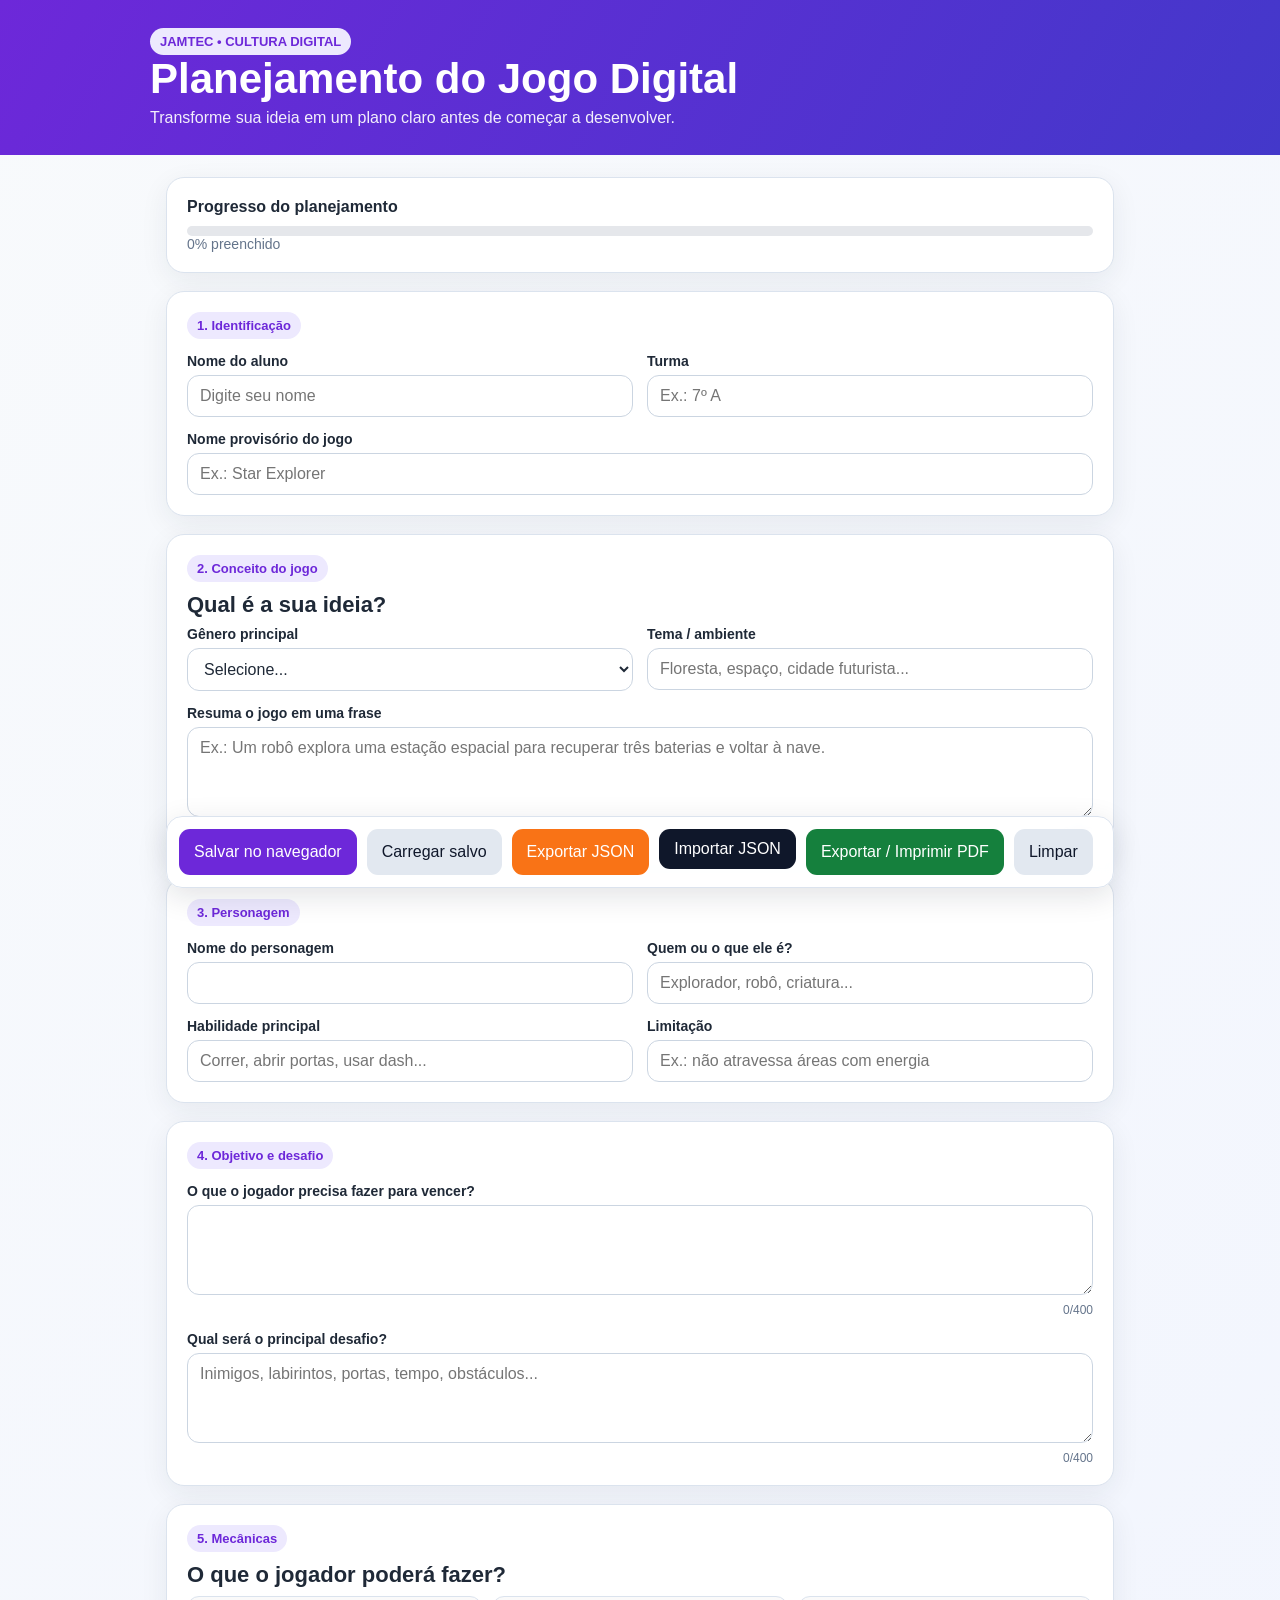
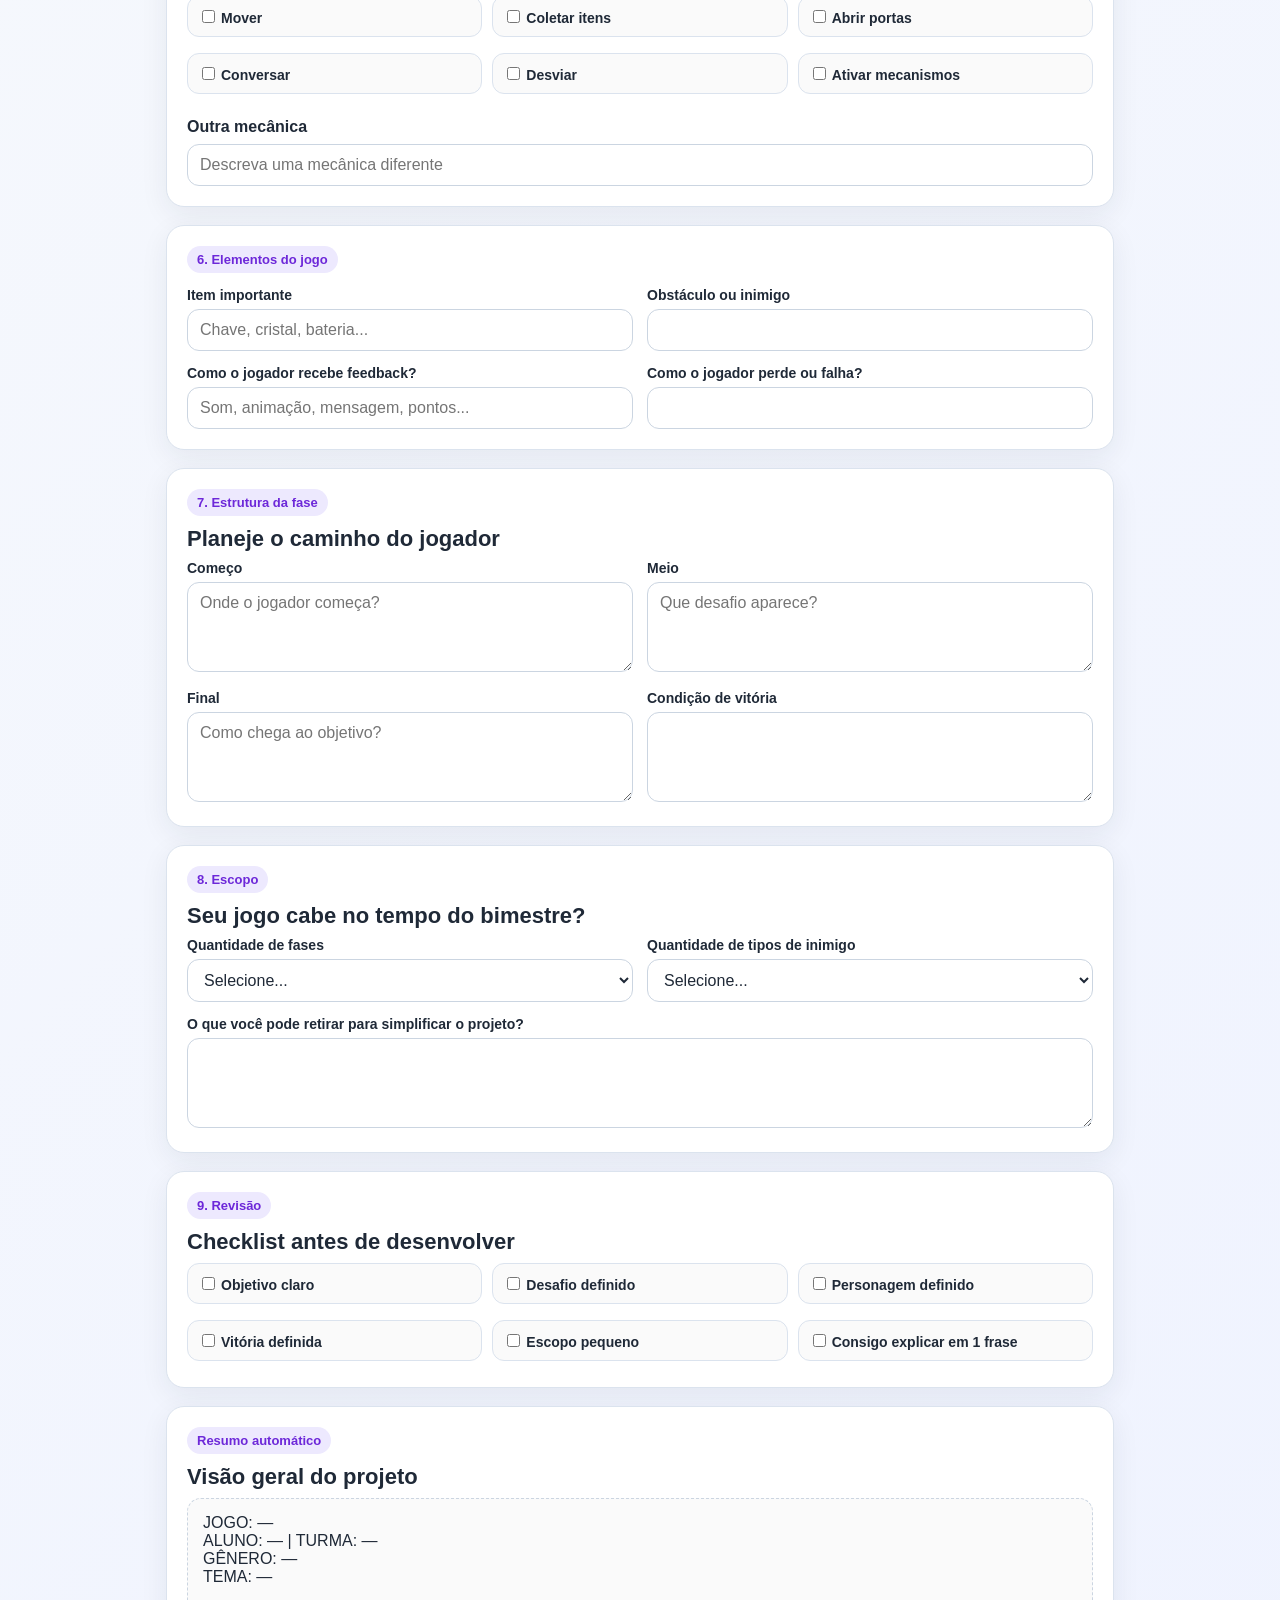
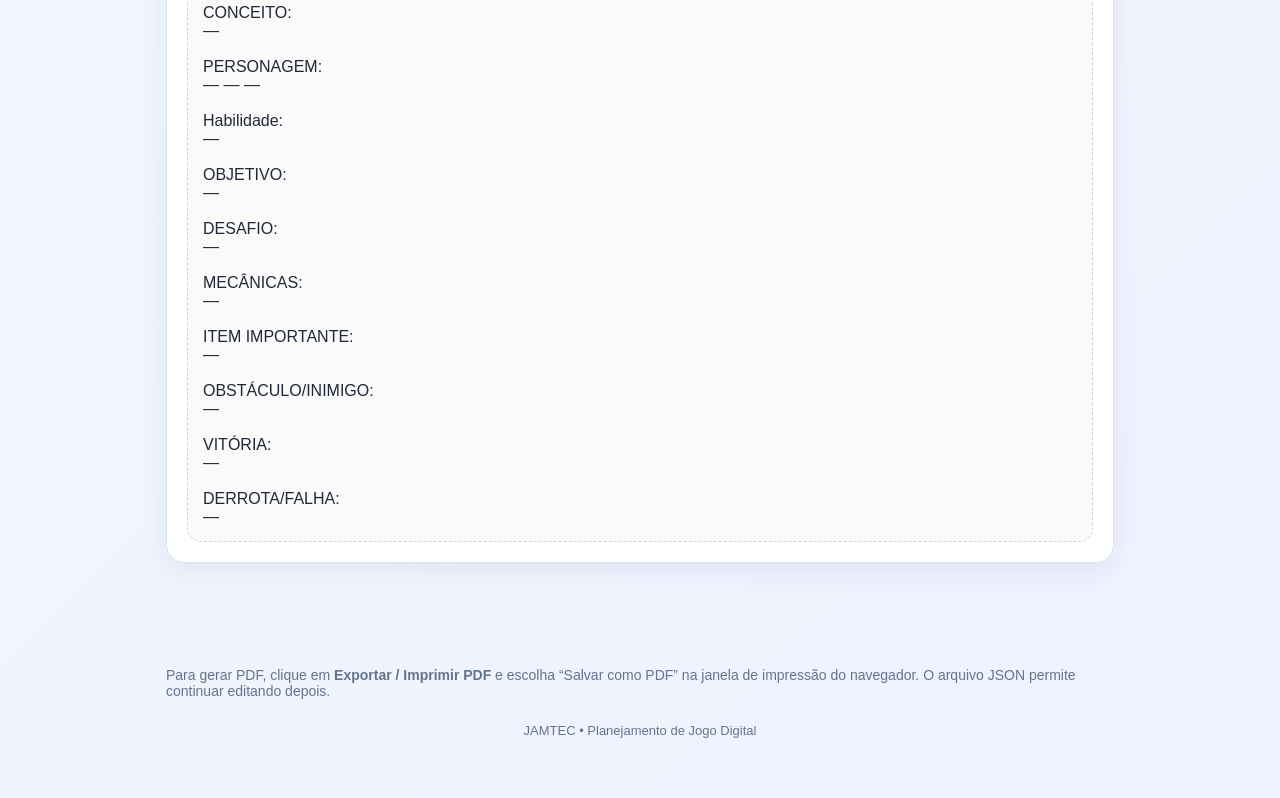
<file: index.html>
<!doctype html>
<html lang="pt-BR">
<head>
<meta charset="utf-8">
<meta name="viewport" content="width=device-width,initial-scale=1">
<title>JAMTEC — Planejamento do Jogo Digital</title>
<link rel="stylesheet" href="style.css">
</head>
<body>
<header>
 <div class="wrap">
   <div class="badge">JAMTEC • CULTURA DIGITAL</div>
   <h1>Planejamento do Jogo Digital</h1>
   <p>Transforme sua ideia em um plano claro antes de começar a desenvolver.</p>
 </div>
</header>

<main class="wrap">
 <div class="card progress-wrap">
   <strong>Progresso do planejamento</strong>
   <div class="progress" style="margin-top:10px"><div id="bar"></div></div>
   <div class="note" id="progressText">0% preenchido</div>
 </div>

 <section class="card">
   <span class="badge">1. Identificação</span>
   <div class="grid" style="margin-top:14px">
     <div><label>Nome do aluno</label><input data-field="aluno" placeholder="Digite seu nome"></div>
     <div><label>Turma</label><input data-field="turma" placeholder="Ex.: 7º A"></div>
     <div class="full"><label>Nome provisório do jogo</label><input data-field="titulo" placeholder="Ex.: Star Explorer"></div>
   </div>
 </section>

 <section class="card">
   <span class="badge">2. Conceito do jogo</span>
   <h2>Qual é a sua ideia?</h2>
   <div class="grid">
     <div>
       <label>Gênero principal</label>
       <select data-field="genero">
         <option value="">Selecione...</option>
         <option>Aventura Top-Down</option><option>Plataforma</option><option>Puzzle</option>
         <option>Corrida</option><option>Arcade</option><option>Outro</option>
       </select>
     </div>
     <div>
       <label>Tema / ambiente</label>
       <input data-field="tema" placeholder="Floresta, espaço, cidade futurista...">
     </div>
     <div class="full">
       <label>Resuma o jogo em uma frase</label>
       <textarea data-field="resumo" maxlength="300" placeholder="Ex.: Um robô explora uma estação espacial para recuperar três baterias e voltar à nave."></textarea>
       <div class="counter"><span data-count="resumo">0</span>/300</div>
     </div>
   </div>
 </section>

 <section class="card">
   <span class="badge">3. Personagem</span>
   <div class="grid" style="margin-top:14px">
     <div><label>Nome do personagem</label><input data-field="personagem"></div>
     <div><label>Quem ou o que ele é?</label><input data-field="tipo_personagem" placeholder="Explorador, robô, criatura..."></div>
     <div><label>Habilidade principal</label><input data-field="habilidade" placeholder="Correr, abrir portas, usar dash..."></div>
     <div><label>Limitação</label><input data-field="limitacao" placeholder="Ex.: não atravessa áreas com energia"></div>
   </div>
 </section>

 <section class="card">
   <span class="badge">4. Objetivo e desafio</span>
   <div class="grid" style="margin-top:14px">
     <div class="full">
       <label>O que o jogador precisa fazer para vencer?</label>
       <textarea data-field="objetivo" maxlength="400"></textarea>
       <div class="counter"><span data-count="objetivo">0</span>/400</div>
     </div>
     <div class="full">
       <label>Qual será o principal desafio?</label>
       <textarea data-field="desafio" maxlength="400" placeholder="Inimigos, labirintos, portas, tempo, obstáculos..."></textarea>
       <div class="counter"><span data-count="desafio">0</span>/400</div>
     </div>
   </div>
 </section>

 <section class="card">
   <span class="badge">5. Mecânicas</span>
   <h2>O que o jogador poderá fazer?</h2>
   <div class="options" data-field-group="mecanicas">
     <label class="choice"><input type="checkbox" value="Mover">Mover</label>
     <label class="choice"><input type="checkbox" value="Coletar itens">Coletar itens</label>
     <label class="choice"><input type="checkbox" value="Abrir portas">Abrir portas</label>
     <label class="choice"><input type="checkbox" value="Conversar">Conversar</label>
     <label class="choice"><input type="checkbox" value="Desviar">Desviar</label>
     <label class="choice"><input type="checkbox" value="Ativar mecanismos">Ativar mecanismos</label>
   </div>
   <h3>Outra mecânica</h3>
   <input data-field="mecanica_extra" placeholder="Descreva uma mecânica diferente">
 </section>

 <section class="card">
   <span class="badge">6. Elementos do jogo</span>
   <div class="grid" style="margin-top:14px">
     <div><label>Item importante</label><input data-field="item" placeholder="Chave, cristal, bateria..."></div>
     <div><label>Obstáculo ou inimigo</label><input data-field="obstaculo"></div>
     <div><label>Como o jogador recebe feedback?</label><input data-field="feedback" placeholder="Som, animação, mensagem, pontos..."></div>
     <div><label>Como o jogador perde ou falha?</label><input data-field="derrota"></div>
   </div>
 </section>

 <section class="card">
   <span class="badge">7. Estrutura da fase</span>
   <h2>Planeje o caminho do jogador</h2>
   <div class="grid">
     <div><label>Começo</label><textarea data-field="inicio" placeholder="Onde o jogador começa?"></textarea></div>
     <div><label>Meio</label><textarea data-field="meio" placeholder="Que desafio aparece?"></textarea></div>
     <div><label>Final</label><textarea data-field="final" placeholder="Como chega ao objetivo?"></textarea></div>
     <div><label>Condição de vitória</label><textarea data-field="vitoria"></textarea></div>
   </div>
 </section>

 <section class="card">
   <span class="badge">8. Escopo</span>
   <h2>Seu jogo cabe no tempo do bimestre?</h2>
   <div class="grid">
     <div>
       <label>Quantidade de fases</label>
       <select data-field="fases"><option value="">Selecione...</option><option>1</option><option>2</option><option>3</option></select>
     </div>
     <div>
       <label>Quantidade de tipos de inimigo</label>
       <select data-field="inimigos"><option value="">Selecione...</option><option>0</option><option>1</option><option>2</option><option>3</option></select>
     </div>
     <div class="full">
       <label>O que você pode retirar para simplificar o projeto?</label>
       <textarea data-field="simplificar"></textarea>
     </div>
   </div>
 </section>

 <section class="card">
   <span class="badge">9. Revisão</span>
   <h2>Checklist antes de desenvolver</h2>
   <div class="options" data-field-group="checklist">
     <label class="choice"><input type="checkbox" value="Objetivo claro">Objetivo claro</label>
     <label class="choice"><input type="checkbox" value="Desafio definido">Desafio definido</label>
     <label class="choice"><input type="checkbox" value="Personagem definido">Personagem definido</label>
     <label class="choice"><input type="checkbox" value="Vitória definida">Vitória definida</label>
     <label class="choice"><input type="checkbox" value="Escopo pequeno">Escopo pequeno</label>
     <label class="choice"><input type="checkbox" value="Ideia explicável">Consigo explicar em 1 frase</label>
   </div>
 </section>

 <section class="card">
   <span class="badge">Resumo automático</span>
   <h2>Visão geral do projeto</h2>
   <div id="preview" class="preview">Preencha os campos acima para gerar o resumo.</div>
 </section>

 <div class="actions">
   <button class="primary" onclick="saveLocal()">Salvar no navegador</button>
   <button class="secondary" onclick="loadLocal()">Carregar salvo</button>
   <button class="accent" onclick="exportJSON()">Exportar JSON</button>
   <label class="filebtn">Importar JSON<input id="importFile" type="file" accept=".json,application/json"></label>
   <button class="success" onclick="window.print()">Exportar / Imprimir PDF</button>
   <button class="secondary" onclick="clearForm()">Limpar</button>
 </div>

 <p class="note screen-only">Para gerar PDF, clique em <strong>Exportar / Imprimir PDF</strong> e escolha “Salvar como PDF” na janela de impressão do navegador. O arquivo JSON permite continuar editando depois.</p>
 <footer>JAMTEC • Planejamento de Jogo Digital</footer>
</main>

<script src="script.js"></script>
</body>
</html>
</file>
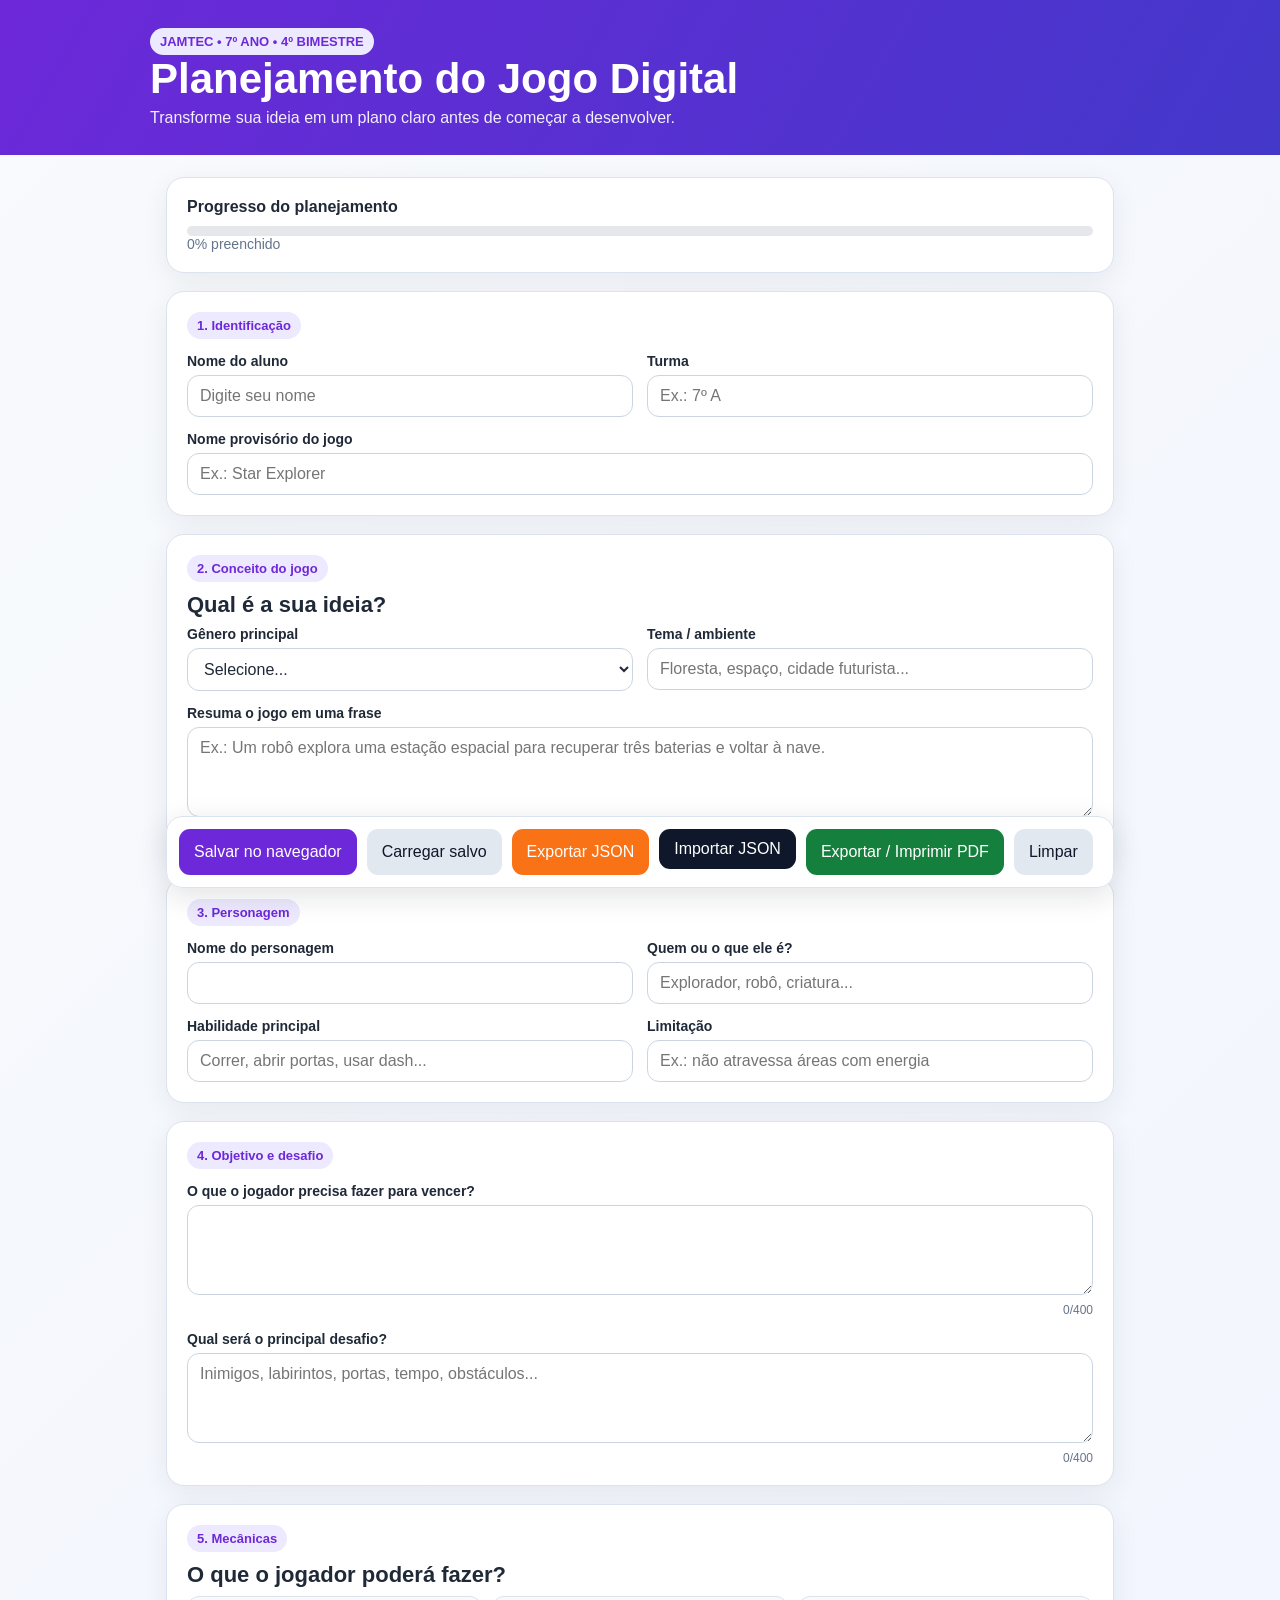
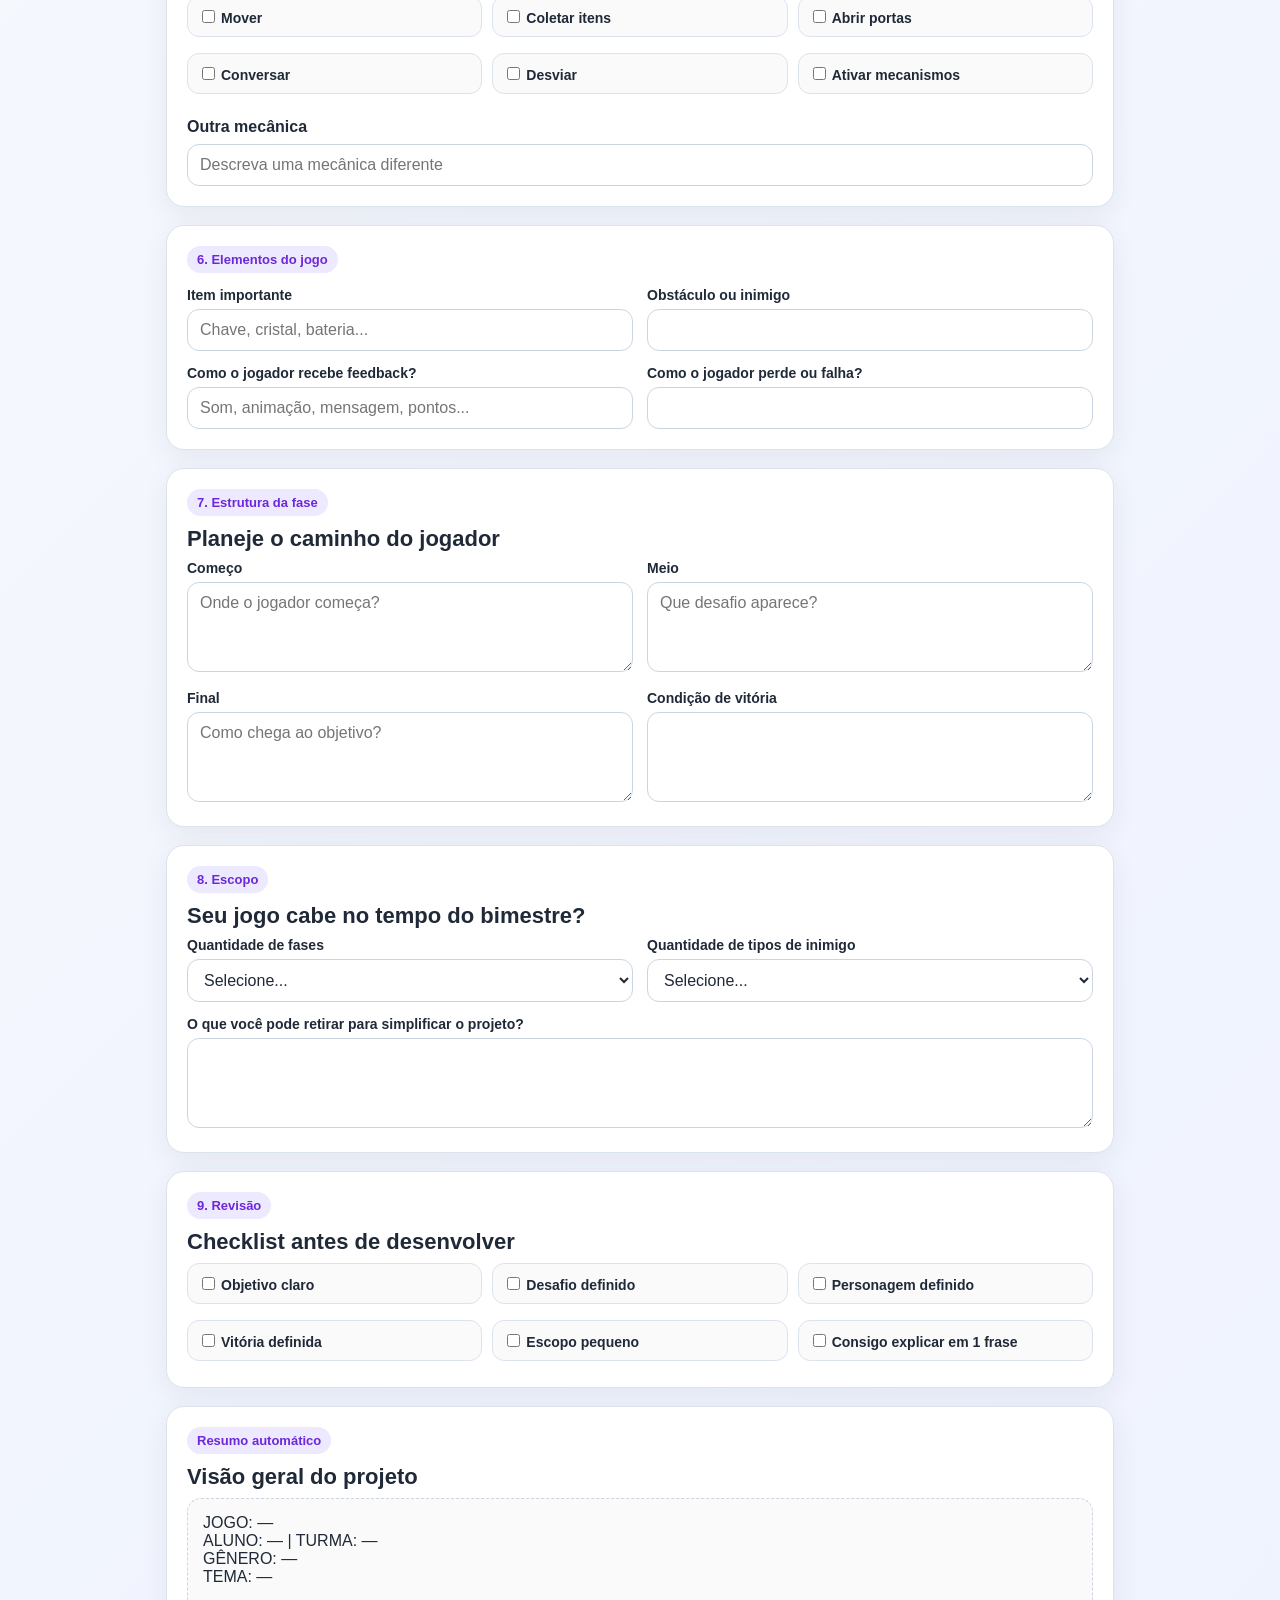
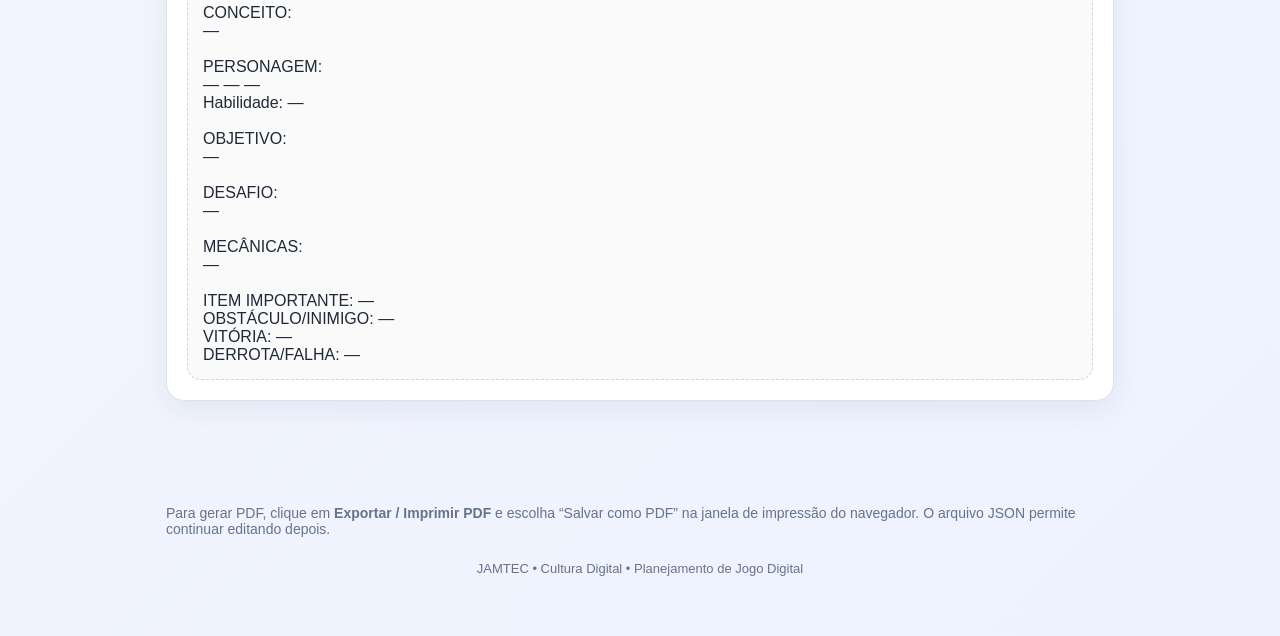
<file: JAMTEC_7Ano_Atividade_Planejamento_Jogo.html>
<!doctype html>
<html lang="pt-BR">
<head>
<meta charset="utf-8">
<meta name="viewport" content="width=device-width,initial-scale=1">
<title>JAMTEC — Planejamento do Jogo Digital</title>
<style>
:root{
  --bg:#f4f6fb; --card:#ffffff; --ink:#1f2937; --muted:#64748b;
  --primary:#6d28d9; --primary2:#8b5cf6; --accent:#f97316;
  --line:#dbe3ee; --good:#15803d; --soft:#ede9fe;
}
*{box-sizing:border-box}
body{margin:0;font-family:Inter,Segoe UI,Arial,sans-serif;background:linear-gradient(135deg,#f8fafc,#eef2ff);color:var(--ink)}
header{background:linear-gradient(120deg,var(--primary),#4338ca);color:white;padding:28px 18px}
.wrap{max-width:980px;margin:auto}
header h1{margin:0 0 6px;font-size:clamp(26px,5vw,42px)}
header p{margin:0;opacity:.92}
main{padding:22px 16px 60px}
.card{background:var(--card);border:1px solid var(--line);border-radius:18px;padding:20px;margin:0 0 18px;box-shadow:0 8px 28px rgba(30,41,59,.07)}
.badge{display:inline-block;background:var(--soft);color:var(--primary);font-weight:700;padding:6px 10px;border-radius:999px;font-size:13px}
h2{margin:10px 0 8px;font-size:22px}
h3{margin:18px 0 8px;font-size:16px}
.note{color:var(--muted);font-size:14px}
.grid{display:grid;grid-template-columns:repeat(2,minmax(0,1fr));gap:14px}
label{display:block;font-weight:700;font-size:14px;margin-bottom:6px}
input,textarea,select{
 width:100%;border:1px solid #cbd5e1;border-radius:12px;padding:11px 12px;
 font:inherit;background:white;color:var(--ink);outline:none
}
input:focus,textarea:focus,select:focus{border-color:var(--primary2);box-shadow:0 0 0 3px rgba(139,92,246,.15)}
textarea{min-height:90px;resize:vertical}
.full{grid-column:1/-1}
.options{display:grid;grid-template-columns:repeat(3,minmax(0,1fr));gap:10px}
.choice{border:1px solid var(--line);border-radius:12px;padding:10px;background:#fafafa}
.choice input{width:auto;margin-right:6px}
.counter{font-size:12px;color:var(--muted);text-align:right;margin-top:4px}
.actions{display:flex;flex-wrap:wrap;gap:10px;position:sticky;bottom:12px;background:rgba(255,255,255,.94);backdrop-filter:blur(8px);border:1px solid var(--line);padding:12px;border-radius:16px;box-shadow:0 8px 30px rgba(15,23,42,.12)}
button,.filebtn{border:0;border-radius:11px;padding:11px 15px;font-weight:800;cursor:pointer;font:inherit}
.primary{background:var(--primary);color:white}
.secondary{background:#e2e8f0;color:#0f172a}
.accent{background:var(--accent);color:white}
.success{background:var(--good);color:white}
.filebtn{display:inline-flex;align-items:center;background:#0f172a;color:white}
.filebtn input{display:none}
.preview{background:#fafafa;border:1px dashed #cbd5e1;border-radius:14px;padding:15px;white-space:pre-wrap}
.progress{height:10px;background:#e5e7eb;border-radius:99px;overflow:hidden}
.progress > div{height:100%;width:0;background:linear-gradient(90deg,var(--primary),var(--accent));transition:.2s}
footer{text-align:center;color:var(--muted);font-size:13px;padding-top:10px}
@media(max-width:700px){.grid,.options{grid-template-columns:1fr}.full{grid-column:auto}}
@media print{
 body{background:white}
 header{background:white!important;color:black;padding:0 0 14px;border-bottom:2px solid #222}
 main{padding:10px 0}
 .wrap{max-width:none}
 .actions,.note.screen-only,.progress-wrap{display:none!important}
 .card{box-shadow:none;break-inside:avoid;border:1px solid #aaa}
 input,textarea,select{border:none;padding:0;background:transparent}
 textarea{min-height:50px}
 .choice{border:none;padding:2px 0;background:transparent}
 @page{size:A4;margin:14mm}
}
</style>
</head>
<body>
<header>
 <div class="wrap">
   <div class="badge">JAMTEC • 7º ANO • 4º BIMESTRE</div>
   <h1>Planejamento do Jogo Digital</h1>
   <p>Transforme sua ideia em um plano claro antes de começar a desenvolver.</p>
 </div>
</header>

<main class="wrap">
 <div class="card progress-wrap">
   <strong>Progresso do planejamento</strong>
   <div class="progress" style="margin-top:10px"><div id="bar"></div></div>
   <div class="note" id="progressText">0% preenchido</div>
 </div>

 <section class="card">
   <span class="badge">1. Identificação</span>
   <div class="grid" style="margin-top:14px">
     <div><label>Nome do aluno</label><input data-field="aluno" placeholder="Digite seu nome"></div>
     <div><label>Turma</label><input data-field="turma" placeholder="Ex.: 7º A"></div>
     <div class="full"><label>Nome provisório do jogo</label><input data-field="titulo" placeholder="Ex.: Star Explorer"></div>
   </div>
 </section>

 <section class="card">
   <span class="badge">2. Conceito do jogo</span>
   <h2>Qual é a sua ideia?</h2>
   <div class="grid">
     <div>
       <label>Gênero principal</label>
       <select data-field="genero">
         <option value="">Selecione...</option>
         <option>Aventura Top-Down</option><option>Plataforma</option><option>Puzzle</option>
         <option>Corrida</option><option>Arcade</option><option>Outro</option>
       </select>
     </div>
     <div>
       <label>Tema / ambiente</label>
       <input data-field="tema" placeholder="Floresta, espaço, cidade futurista...">
     </div>
     <div class="full">
       <label>Resuma o jogo em uma frase</label>
       <textarea data-field="resumo" maxlength="300" placeholder="Ex.: Um robô explora uma estação espacial para recuperar três baterias e voltar à nave."></textarea>
       <div class="counter"><span data-count="resumo">0</span>/300</div>
     </div>
   </div>
 </section>

 <section class="card">
   <span class="badge">3. Personagem</span>
   <div class="grid" style="margin-top:14px">
     <div><label>Nome do personagem</label><input data-field="personagem"></div>
     <div><label>Quem ou o que ele é?</label><input data-field="tipo_personagem" placeholder="Explorador, robô, criatura..."></div>
     <div><label>Habilidade principal</label><input data-field="habilidade" placeholder="Correr, abrir portas, usar dash..."></div>
     <div><label>Limitação</label><input data-field="limitacao" placeholder="Ex.: não atravessa áreas com energia"></div>
   </div>
 </section>

 <section class="card">
   <span class="badge">4. Objetivo e desafio</span>
   <div class="grid" style="margin-top:14px">
     <div class="full">
       <label>O que o jogador precisa fazer para vencer?</label>
       <textarea data-field="objetivo" maxlength="400"></textarea>
       <div class="counter"><span data-count="objetivo">0</span>/400</div>
     </div>
     <div class="full">
       <label>Qual será o principal desafio?</label>
       <textarea data-field="desafio" maxlength="400" placeholder="Inimigos, labirintos, portas, tempo, obstáculos..."></textarea>
       <div class="counter"><span data-count="desafio">0</span>/400</div>
     </div>
   </div>
 </section>

 <section class="card">
   <span class="badge">5. Mecânicas</span>
   <h2>O que o jogador poderá fazer?</h2>
   <div class="options" data-field-group="mecanicas">
     <label class="choice"><input type="checkbox" value="Mover">Mover</label>
     <label class="choice"><input type="checkbox" value="Coletar itens">Coletar itens</label>
     <label class="choice"><input type="checkbox" value="Abrir portas">Abrir portas</label>
     <label class="choice"><input type="checkbox" value="Conversar">Conversar</label>
     <label class="choice"><input type="checkbox" value="Desviar">Desviar</label>
     <label class="choice"><input type="checkbox" value="Ativar mecanismos">Ativar mecanismos</label>
   </div>
   <h3>Outra mecânica</h3>
   <input data-field="mecanica_extra" placeholder="Descreva uma mecânica diferente">
 </section>

 <section class="card">
   <span class="badge">6. Elementos do jogo</span>
   <div class="grid" style="margin-top:14px">
     <div><label>Item importante</label><input data-field="item" placeholder="Chave, cristal, bateria..."></div>
     <div><label>Obstáculo ou inimigo</label><input data-field="obstaculo"></div>
     <div><label>Como o jogador recebe feedback?</label><input data-field="feedback" placeholder="Som, animação, mensagem, pontos..."></div>
     <div><label>Como o jogador perde ou falha?</label><input data-field="derrota"></div>
   </div>
 </section>

 <section class="card">
   <span class="badge">7. Estrutura da fase</span>
   <h2>Planeje o caminho do jogador</h2>
   <div class="grid">
     <div><label>Começo</label><textarea data-field="inicio" placeholder="Onde o jogador começa?"></textarea></div>
     <div><label>Meio</label><textarea data-field="meio" placeholder="Que desafio aparece?"></textarea></div>
     <div><label>Final</label><textarea data-field="final" placeholder="Como chega ao objetivo?"></textarea></div>
     <div><label>Condição de vitória</label><textarea data-field="vitoria"></textarea></div>
   </div>
 </section>

 <section class="card">
   <span class="badge">8. Escopo</span>
   <h2>Seu jogo cabe no tempo do bimestre?</h2>
   <div class="grid">
     <div>
       <label>Quantidade de fases</label>
       <select data-field="fases"><option value="">Selecione...</option><option>1</option><option>2</option><option>3</option></select>
     </div>
     <div>
       <label>Quantidade de tipos de inimigo</label>
       <select data-field="inimigos"><option value="">Selecione...</option><option>0</option><option>1</option><option>2</option><option>3</option></select>
     </div>
     <div class="full">
       <label>O que você pode retirar para simplificar o projeto?</label>
       <textarea data-field="simplificar"></textarea>
     </div>
   </div>
 </section>

 <section class="card">
   <span class="badge">9. Revisão</span>
   <h2>Checklist antes de desenvolver</h2>
   <div class="options" data-field-group="checklist">
     <label class="choice"><input type="checkbox" value="Objetivo claro">Objetivo claro</label>
     <label class="choice"><input type="checkbox" value="Desafio definido">Desafio definido</label>
     <label class="choice"><input type="checkbox" value="Personagem definido">Personagem definido</label>
     <label class="choice"><input type="checkbox" value="Vitória definida">Vitória definida</label>
     <label class="choice"><input type="checkbox" value="Escopo pequeno">Escopo pequeno</label>
     <label class="choice"><input type="checkbox" value="Ideia explicável">Consigo explicar em 1 frase</label>
   </div>
 </section>

 <section class="card">
   <span class="badge">Resumo automático</span>
   <h2>Visão geral do projeto</h2>
   <div id="preview" class="preview">Preencha os campos acima para gerar o resumo.</div>
 </section>

 <div class="actions">
   <button class="primary" onclick="saveLocal()">Salvar no navegador</button>
   <button class="secondary" onclick="loadLocal()">Carregar salvo</button>
   <button class="accent" onclick="exportJSON()">Exportar JSON</button>
   <label class="filebtn">Importar JSON<input id="importFile" type="file" accept=".json,application/json"></label>
   <button class="success" onclick="window.print()">Exportar / Imprimir PDF</button>
   <button class="secondary" onclick="clearForm()">Limpar</button>
 </div>

 <p class="note screen-only">Para gerar PDF, clique em <strong>Exportar / Imprimir PDF</strong> e escolha “Salvar como PDF” na janela de impressão do navegador. O arquivo JSON permite continuar editando depois.</p>
 <footer>JAMTEC • Cultura Digital • Planejamento de Jogo Digital</footer>
</main>

<script>
const fields=[...document.querySelectorAll('[data-field]')];
const groups=[...document.querySelectorAll('[data-field-group]')];

function getData(){
  const data={version:1,exportedAt:new Date().toISOString()};
  fields.forEach(el=>data[el.dataset.field]=el.value);
  groups.forEach(g=>{
    data[g.dataset.fieldGroup]=[...g.querySelectorAll('input:checked')].map(x=>x.value);
  });
  return data;
}
function setData(data){
  fields.forEach(el=>{ if(data[el.dataset.field]!==undefined) el.value=data[el.dataset.field]||''; });
  groups.forEach(g=>{
    const vals=data[g.dataset.fieldGroup]||[];
    g.querySelectorAll('input').forEach(x=>x.checked=vals.includes(x.value));
  });
  updateAll();
}
function updateAll(){
  document.querySelectorAll('[data-count]').forEach(s=>{
    const f=document.querySelector(`[data-field="${s.dataset.count}"]`);
    s.textContent=f?f.value.length:0;
  });
  const filled=fields.filter(x=>x.value.trim()).length;
  const pct=Math.round((filled/fields.length)*100);
  document.getElementById('bar').style.width=pct+'%';
  document.getElementById('progressText').textContent=pct+'% preenchido';
  const d=getData();
  const mec=(d.mecanicas||[]).concat(d.mecanica_extra?[d.mecanica_extra]:[]).join(', ')||'—';
  document.getElementById('preview').textContent =
`JOGO: ${d.titulo||'—'}
ALUNO: ${d.aluno||'—'} | TURMA: ${d.turma||'—'}
GÊNERO: ${d.genero||'—'}
TEMA: ${d.tema||'—'}

CONCEITO:
${d.resumo||'—'}

PERSONAGEM:
${d.personagem||'—'} — ${d.tipo_personagem||'—'}
Habilidade: ${d.habilidade||'—'}

OBJETIVO:
${d.objetivo||'—'}

DESAFIO:
${d.desafio||'—'}

MECÂNICAS:
${mec}

ITEM IMPORTANTE: ${d.item||'—'}
OBSTÁCULO/INIMIGO: ${d.obstaculo||'—'}
VITÓRIA: ${d.vitoria||'—'}
DERROTA/FALHA: ${d.derrota||'—'}`;
}
function saveLocal(){
  localStorage.setItem('jamtec_gameplan',JSON.stringify(getData()));
  alert('Planejamento salvo neste navegador.');
}
function loadLocal(){
  const raw=localStorage.getItem('jamtec_gameplan');
  if(!raw) return alert('Nenhum planejamento salvo neste navegador.');
  setData(JSON.parse(raw));
}
function exportJSON(){
  const d=getData();
  const safe=(d.titulo||'planejamento-jogo').replace(/[^A-Za-z0-9_-]+/g,'_');
  const blob=new Blob([JSON.stringify(d,null,2)],{type:'application/json'});
  const a=document.createElement('a');
  a.href=URL.createObjectURL(blob);
  a.download=safe+'.json';
  a.click();
  setTimeout(()=>URL.revokeObjectURL(a.href),1000);
}
document.getElementById('importFile').addEventListener('change',e=>{
  const file=e.target.files[0]; if(!file) return;
  const r=new FileReader();
  r.onload=()=>{try{setData(JSON.parse(r.result));alert('Planejamento importado com sucesso.')}catch(err){alert('Arquivo JSON inválido.')}};
  r.readAsText(file);
});
function clearForm(){
  if(!confirm('Limpar todos os campos?')) return;
  fields.forEach(x=>x.value='');
  groups.forEach(g=>g.querySelectorAll('input').forEach(x=>x.checked=false));
  updateAll();
}
document.addEventListener('input',updateAll);
document.addEventListener('change',updateAll);
updateAll();
</script>
</body>
</html>
</file>
<file: style.css>
:root{
  --bg:#f4f6fb; --card:#ffffff; --ink:#1f2937; --muted:#64748b;
  --primary:#6d28d9; --primary2:#8b5cf6; --accent:#f97316;
  --line:#dbe3ee; --good:#15803d; --soft:#ede9fe;
}
*{box-sizing:border-box}
body{margin:0;font-family:Inter,Segoe UI,Arial,sans-serif;background:linear-gradient(135deg,#f8fafc,#eef2ff);color:var(--ink)}
header{background:linear-gradient(120deg,var(--primary),#4338ca);color:white;padding:28px 18px}
.wrap{max-width:980px;margin:auto}
header h1{margin:0 0 6px;font-size:clamp(26px,5vw,42px)}
header p{margin:0;opacity:.92}
main{padding:22px 16px 60px}
.card{background:var(--card);border:1px solid var(--line);border-radius:18px;padding:20px;margin:0 0 18px;box-shadow:0 8px 28px rgba(30,41,59,.07)}
.badge{display:inline-block;background:var(--soft);color:var(--primary);font-weight:700;padding:6px 10px;border-radius:999px;font-size:13px}
h2{margin:10px 0 8px;font-size:22px}
h3{margin:18px 0 8px;font-size:16px}
.note{color:var(--muted);font-size:14px}
.grid{display:grid;grid-template-columns:repeat(2,minmax(0,1fr));gap:14px}
label{display:block;font-weight:700;font-size:14px;margin-bottom:6px}
input,textarea,select{
 width:100%;border:1px solid #cbd5e1;border-radius:12px;padding:11px 12px;
 font:inherit;background:white;color:var(--ink);outline:none
}
input:focus,textarea:focus,select:focus{border-color:var(--primary2);box-shadow:0 0 0 3px rgba(139,92,246,.15)}
textarea{min-height:90px;resize:vertical}
.full{grid-column:1/-1}
.options{display:grid;grid-template-columns:repeat(3,minmax(0,1fr));gap:10px}
.choice{border:1px solid var(--line);border-radius:12px;padding:10px;background:#fafafa}
.choice input{width:auto;margin-right:6px}
.counter{font-size:12px;color:var(--muted);text-align:right;margin-top:4px}
.actions{display:flex;flex-wrap:wrap;gap:10px;position:sticky;bottom:12px;background:rgba(255,255,255,.94);backdrop-filter:blur(8px);border:1px solid var(--line);padding:12px;border-radius:16px;box-shadow:0 8px 30px rgba(15,23,42,.12)}
button,.filebtn{border:0;border-radius:11px;padding:11px 15px;font-weight:800;cursor:pointer;font:inherit}
.primary{background:var(--primary);color:white}
.secondary{background:#e2e8f0;color:#0f172a}
.accent{background:var(--accent);color:white}
.success{background:var(--good);color:white}
.filebtn{display:inline-flex;align-items:center;background:#0f172a;color:white}
.filebtn input{display:none}
.preview{background:#fafafa;border:1px dashed #cbd5e1;border-radius:14px;padding:15px;white-space:pre-wrap}
.progress{height:10px;background:#e5e7eb;border-radius:99px;overflow:hidden}
.progress > div{height:100%;width:0;background:linear-gradient(90deg,var(--primary),var(--accent));transition:.2s}
footer{text-align:center;color:var(--muted);font-size:13px;padding-top:10px}
@media(max-width:700px){.grid,.options{grid-template-columns:1fr}.full{grid-column:auto}}
@media print{
 body{background:white}
 header{background:white!important;color:black;padding:0 0 14px;border-bottom:2px solid #222}
 main{padding:10px 0}
 .wrap{max-width:none}
 .actions,.note.screen-only,.progress-wrap{display:none!important}
 .card{box-shadow:none;break-inside:avoid;border:1px solid #aaa}
 input,textarea,select{border:none;padding:0;background:transparent}
 textarea{min-height:50px}
 .choice{border:none;padding:2px 0;background:transparent}
 @page{size:A4;margin:14mm}
}
</file>
